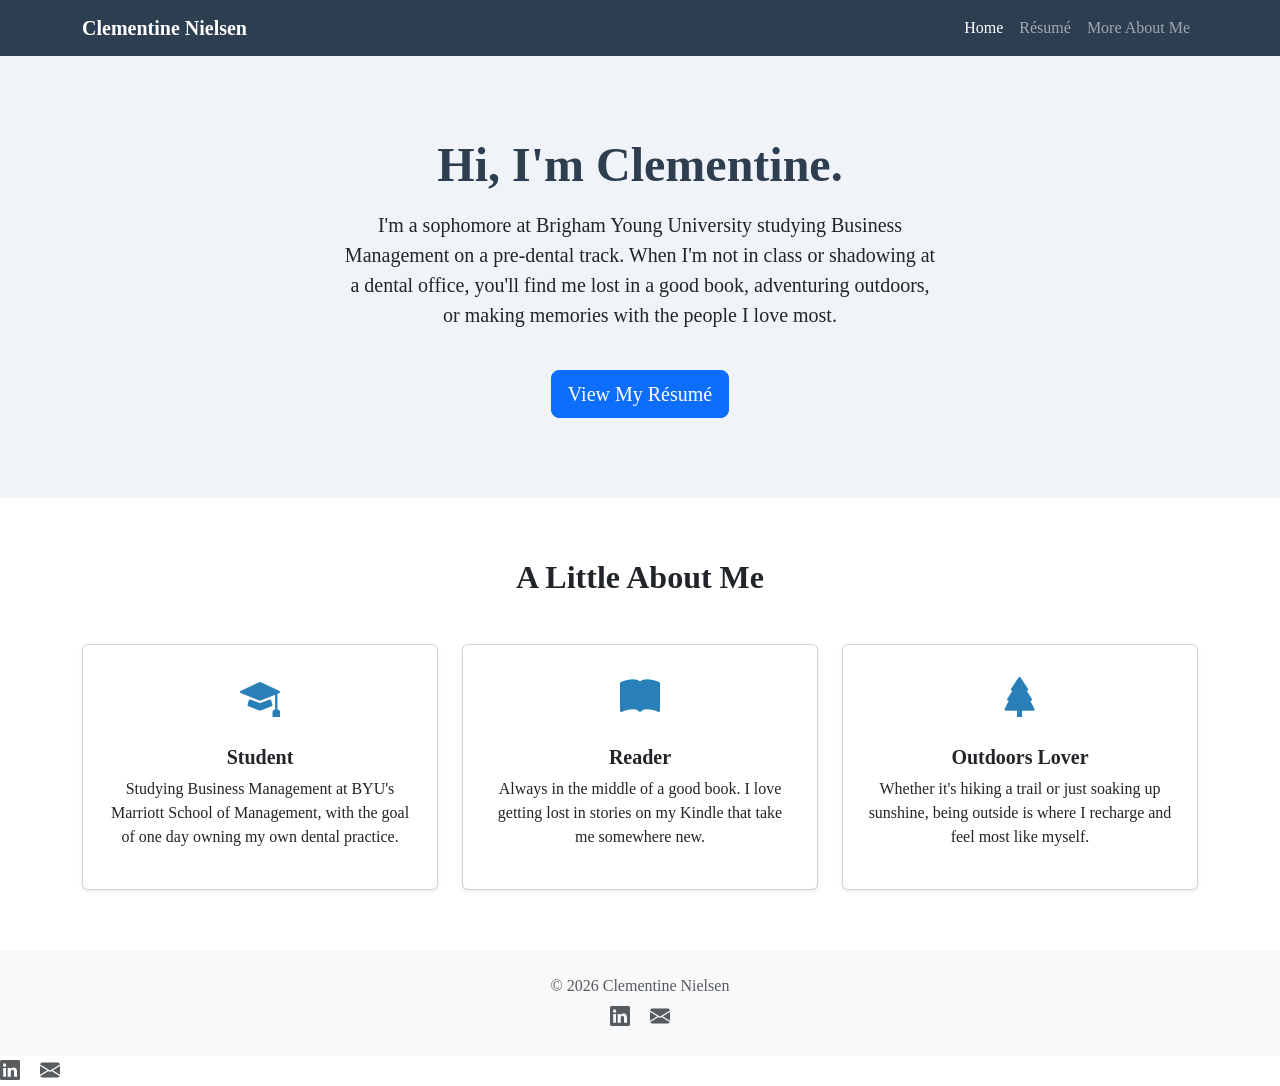
<file: index.html>
<!DOCTYPE html>
<html lang="en">
<head>
  <meta charset="UTF-8" />
  <meta name="viewport" content="width=device-width, initial-scale=1.0"/>
  <title>Clementine Nielsen</title>
  <link rel="stylesheet" href="https://cdn.jsdelivr.net/npm/bootstrap@5.3.0/dist/css/bootstrap.min.css"/>
  <link rel="stylesheet" href="https://cdn.jsdelivr.net/npm/bootstrap-icons@1.10.5/font/bootstrap-icons.css"/>
  <link rel="stylesheet" href="styles.css"/>
</head>
<body>

  <!-- Navbar -->
  <nav class="navbar navbar-expand-lg navbar-dark">
    <div class="container">
      <a class="navbar-brand fw-bold" href="index.html">Clementine Nielsen</a>
      <button class="navbar-toggler" type="button" data-bs-toggle="collapse" data-bs-target="#navbarNav">
        <span class="navbar-toggler-icon"></span>
      </button>
      <div class="collapse navbar-collapse" id="navbarNav">
        <ul class="navbar-nav ms-auto">
          <li class="nav-item"><a class="nav-link active" href="index.html">Home</a></li>
          <li class="nav-item"><a class="nav-link" href="resume.html">Résumé</a></li>
          <li class="nav-item"><a class="nav-link" href="scratch.html">More About Me</a></li>
        </ul>
      </div>
    </div>
  </nav>

  <!-- Hero -->
  <section class="hero-section">
    <div class="container">
      <h1 class="fw-bold">Hi, I'm Clementine.</h1>
      <p class="lead mt-3 mx-auto" style="max-width: 600px;">
        I'm a sophomore at Brigham Young University studying Business Management 
        on a pre-dental track. When I'm not in class or shadowing at a dental office, 
        you'll find me lost in a good book, adventuring outdoors, or making memories 
        with the people I love most.
      </p>
      <a href="resume.html" class="btn btn-primary btn-lg mt-4">View My Résumé</a>
    </div>
  </section>

  <!-- About Cards -->
  <section class="section-padding bg-white">
    <div class="container">
      <h2 class="text-center fw-bold mb-5">A Little About Me</h2>
      <div class="row g-4 text-center">

        <div class="col-md-4">
          <div class="card h-100 shadow-sm p-4">
            <i class="bi bi-mortarboard-fill fs-1 accent-color mb-3"></i>
            <h5 class="fw-bold">Student</h5>
            <p>Studying Business Management at BYU's Marriott School of Management, with the goal of one day owning my own dental practice.</p>
          </div>
        </div>

        <div class="col-md-4">
          <div class="card h-100 shadow-sm p-4">
            <i class="bi bi-book-fill fs-1 accent-color mb-3"></i>
            <h5 class="fw-bold">Reader</h5>
            <p>Always in the middle of a good book. I love getting lost in stories on my Kindle that take me somewhere new. </p>
          </div>
        </div>

        <div class="col-md-4">
          <div class="card h-100 shadow-sm p-4">
            <i class="bi bi-tree-fill fs-1 accent-color mb-3"></i>
            <h5 class="fw-bold">Outdoors Lover</h5>
            <p>Whether it's hiking a trail or just soaking up sunshine, being outside is where I recharge and feel most like myself.</p>
          </div>
        </div>

      </div>
    </div>
  </section>

  <!-- Footer -->
  <footer class="text-center py-4 text-muted" style="background-color: #f8f9fa;">
    <p class="mb-1">&copy; 2026 Clementine Nielsen</p>
    <a href="www.linkedin.com/in/clementine-nielsen-78513a417
" class="text-muted me-3"><i class="bi bi-linkedin fs-5"></i></a>
    <a href="mailto:clem07@byu.edu" class="text-muted"><i class="bi bi-envelope-fill fs-5"></i></a>
  </footer>

  <script src="https://cdn.jsdelivr.net/npm/bootstrap@5.3.0/dist/js/bootstrap.bundle.min.js"></script>
  <a href="www.linkedin.com/in/clementine-nielsen-78513a417" class="text-muted me-3"><i class="bi bi-linkedin fs-5"></i></a>
<a href="mailto:clem07@byu.edu" class="text-muted"><i class="bi bi-envelope-fill fs-5"></i></a>
</body>
</html>
</file>
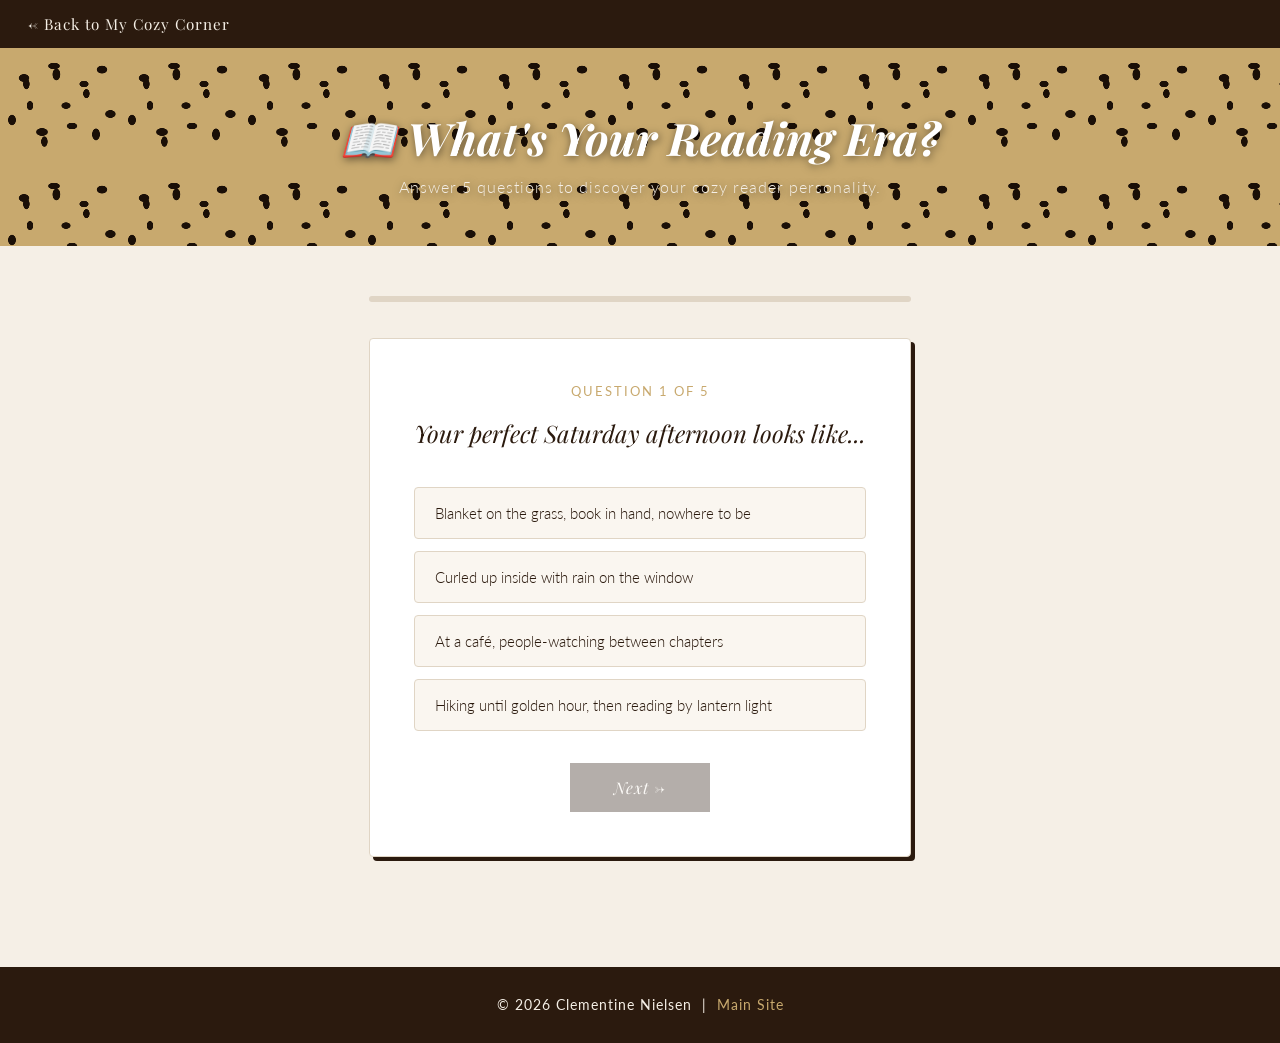
<file: app.html>
<!DOCTYPE html>
<html lang="en">
<head>
  <meta charset="UTF-8" />
  <meta name="viewport" content="width=device-width, initial-scale=1.0"/>
  <title>What's Your Reading Era?</title>
  <style>
    @import url('https://fonts.googleapis.com/css2?family=Playfair+Display:ital,wght@0,400;0,700;1,400&family=Lato:wght@300;400&display=swap');

    * { box-sizing: border-box; margin: 0; padding: 0; }

    body {
      font-family: 'Lato', sans-serif;
      background-color: #f5efe6;
      color: #2b1a0e;
      min-height: 100vh;
      display: flex;
      flex-direction: column;
    }

    nav {
      background-color: #2b1a0e;
      padding: 14px 28px;
    }

    nav a {
      color: #f5efe6;
      text-decoration: none;
      font-family: 'Playfair Display', serif;
      font-size: 0.95rem;
      letter-spacing: 1px;
    }

    nav a:hover { color: #c8a96e; }

    .hero {
      background-color: #c8a96e;
      background-image:
        radial-gradient(ellipse 8px 6px at 20% 25%, #1a0f07 60%, transparent 70%),
        radial-gradient(ellipse 5px 8px at 22% 30%, #1a0f07 60%, transparent 70%),
        radial-gradient(ellipse 9px 5px at 45% 15%, #1a0f07 60%, transparent 70%),
        radial-gradient(ellipse 6px 9px at 47% 22%, #1a0f07 60%, transparent 70%),
        radial-gradient(ellipse 7px 5px at 70% 30%, #1a0f07 60%, transparent 70%),
        radial-gradient(ellipse 5px 7px at 72% 38%, #1a0f07 60%, transparent 70%),
        radial-gradient(ellipse 8px 6px at 85% 18%, #1a0f07 60%, transparent 70%),
        radial-gradient(ellipse 6px 8px at 10% 60%, #1a0f07 60%, transparent 70%),
        radial-gradient(ellipse 9px 6px at 35% 70%, #1a0f07 60%, transparent 70%),
        radial-gradient(ellipse 5px 8px at 37% 78%, #1a0f07 60%, transparent 70%),
        radial-gradient(ellipse 8px 5px at 60% 65%, #1a0f07 60%, transparent 70%),
        radial-gradient(ellipse 6px 9px at 80% 72%, #1a0f07 60%, transparent 70%),
        radial-gradient(ellipse 7px 5px at 55% 48%, #1a0f07 60%, transparent 70%),
        radial-gradient(ellipse 5px 7px at 25% 48%, #1a0f07 60%, transparent 70%),
        radial-gradient(ellipse 8px 6px at 92% 55%, #1a0f07 60%, transparent 70%);
      background-size: 120px 120px;
      text-align: center;
      padding: 60px 20px 50px;
      color: #fff;
      text-shadow: 1px 2px 8px rgba(0,0,0,0.5);
    }

    .hero h1 {
      font-family: 'Playfair Display', serif;
      font-style: italic;
      font-size: 2.8rem;
      margin-bottom: 10px;
    }

    .hero p {
      font-size: 1rem;
      font-weight: 300;
      letter-spacing: 1px;
      color: #f5efe6;
    }

    .quiz-container {
      max-width: 700px;
      margin: 50px auto;
      padding: 0 24px;
      flex: 1;
    }

    .progress-bar-wrap {
      background-color: #e0d5c5;
      border-radius: 20px;
      height: 6px;
      margin-bottom: 36px;
      overflow: hidden;
    }

    .progress-bar-fill {
      background-color: #2b1a0e;
      height: 100%;
      border-radius: 20px;
      transition: width 0.4s ease;
    }

    .question-card {
      background: #fff;
      border-radius: 4px;
      padding: 44px;
      box-shadow: 4px 4px 0px #2b1a0e;
      text-align: center;
      border: 1px solid #e0d5c5;
    }

    .question-number {
      font-size: 0.8rem;
      color: #c8a96e;
      text-transform: uppercase;
      letter-spacing: 2px;
      margin-bottom: 16px;
      font-family: 'Lato', sans-serif;
    }

    .question-text {
      font-family: 'Playfair Display', serif;
      font-size: 1.5rem;
      font-style: italic;
      color: #2b1a0e;
      margin-bottom: 36px;
      line-height: 1.5;
    }

    .answers {
      display: flex;
      flex-direction: column;
      gap: 12px;
    }

    .answer-btn {
      background-color: #faf6f0;
      border: 1.5px solid #e0d5c5;
      border-radius: 4px;
      padding: 16px 20px;
      font-family: 'Lato', sans-serif;
      font-size: 0.95rem;
      color: #2b1a0e;
      cursor: pointer;
      transition: all 0.2s;
      text-align: left;
      font-weight: 300;
    }

    .answer-btn:hover {
      background-color: #f5efe6;
      border-color: #c8a96e;
    }

    .answer-btn.selected {
      background-color: #2b1a0e;
      border-color: #2b1a0e;
      color: #f5efe6;
    }

    .next-btn {
      display: block;
      margin: 32px auto 0;
      background-color: #2b1a0e;
      color: #f5efe6;
      border: none;
      padding: 14px 44px;
      font-family: 'Playfair Display', serif;
      font-style: italic;
      font-size: 1rem;
      cursor: pointer;
      transition: background-color 0.3s;
      opacity: 0.35;
      pointer-events: none;
      letter-spacing: 1px;
    }

    .next-btn.active {
      opacity: 1;
      pointer-events: auto;
    }

    .next-btn:hover { background-color: #c8a96e; color: #2b1a0e; }

    .result-card {
      background: #fff;
      border-radius: 4px;
      padding: 50px 44px;
      box-shadow: 4px 4px 0px #2b1a0e;
      text-align: center;
      display: none;
      border: 1px solid #e0d5c5;
    }

    .result-emoji { font-size: 4rem; margin-bottom: 16px; }

    .result-title {
      font-family: 'Playfair Display', serif;
      font-style: italic;
      font-size: 2.2rem;
      color: #2b1a0e;
      margin-bottom: 16px;
    }

    .result-desc {
      font-size: 1rem;
      color: #7a5c3e;
      line-height: 1.9;
      margin-bottom: 30px;
      font-weight: 300;
    }

    .result-books {
      background-color: #f5efe6;
      border-left: 3px solid #c8a96e;
      padding: 20px 24px;
      text-align: left;
      margin-bottom: 32px;
    }

    .result-books h3 {
      font-family: 'Playfair Display', serif;
      font-size: 0.85rem;
      color: #2b1a0e;
      margin-bottom: 12px;
      text-transform: uppercase;
      letter-spacing: 2px;
    }

    .result-books ul {
      padding-left: 20px;
      color: #4a3728;
      line-height: 2.2;
      font-weight: 300;
    }

    .retake-btn {
      background-color: #2b1a0e;
      color: #f5efe6;
      border: none;
      padding: 14px 44px;
      font-family: 'Playfair Display', serif;
      font-style: italic;
      font-size: 1rem;
      cursor: pointer;
      transition: all 0.3s;
      letter-spacing: 1px;
    }

    .retake-btn:hover { background-color: #c8a96e; color: #2b1a0e; }

    footer {
      text-align: center;
      padding: 30px;
      background-color: #2b1a0e;
      color: #f5efe6;
      font-size: 0.85rem;
      letter-spacing: 1px;
      margin-top: 60px;
    }

    footer a { color: #c8a96e; text-decoration: none; }
    footer a:hover { text-decoration: underline; }
  </style>
</head>
<body>

  <nav>
    <a href="scratch.html">← Back to My Cozy Corner</a>
  </nav>

  <div class="hero">
    <h1>📖 What's Your Reading Era?</h1>
    <p>Answer 5 questions to discover your cozy reader personality.</p>
  </div>

  <div class="quiz-container">

    <div class="progress-bar-wrap">
      <div class="progress-bar-fill" id="progressBar" style="width: 0%"></div>
    </div>

    <div class="question-card" id="questionCard">
      <div class="question-number" id="questionNumber">Question 1 of 5</div>
      <div class="question-text" id="questionText"></div>
      <div class="answers" id="answersContainer"></div>
      <button class="next-btn" id="nextBtn" onclick="nextQuestion()">Next →</button>
    </div>

    <div class="result-card" id="resultCard">
      <div class="result-emoji" id="resultEmoji"></div>
      <div class="result-title" id="resultTitle"></div>
      <div class="result-desc" id="resultDesc"></div>
      <div class="result-books">
        <h3>Books You'll Love</h3>
        <ul id="resultBooks"></ul>
      </div>
      <button class="retake-btn" onclick="restartQuiz()">Retake the Quiz</button>
    </div>

  </div>

  <footer>
    <p>&copy; 2026 Clementine Nielsen &nbsp;|&nbsp; <a href="index.html">Main Site</a></p>
  </footer>

  <script>
    const questions = [
      {
        text: "Your perfect Saturday afternoon looks like...",
        answers: [
          { text: "Blanket on the grass, book in hand, nowhere to be", type: "outdoor" },
          { text: "Curled up inside with rain on the window", type: "cozy" },
          { text: "At a café, people-watching between chapters", type: "social" },
          { text: "Hiking until golden hour, then reading by lantern light", type: "adventure" }
        ]
      },
      {
        text: "Which book cover catches your eye first?",
        answers: [
          { text: "Watercolor florals and soft pastel lettering", type: "cozy" },
          { text: "A misty forest path disappearing into the unknown", type: "adventure" },
          { text: "A worn, vintage cover with gilded edges", type: "classic" },
          { text: "A sun-drenched meadow with a tiny figure reading alone", type: "outdoor" }
        ]
      },
      {
        text: "Your ideal reading snack is...",
        answers: [
          { text: "Fresh fruit and something light — I'm reading outside!", type: "outdoor" },
          { text: "Whatever's nearby — I forgot to eat", type: "classic" },
          { text: "A warm drink and something homemade", type: "cozy" },
          { text: "Trail mix — I might be on an actual trail", type: "adventure" }
        ]
      },
      {
        text: "When a book ends, you...",
        answers: [
          { text: "Sit quietly and let it wash over you", type: "classic" },
          { text: "Text someone immediately to talk about it", type: "social" },
          { text: "Go for a walk to process your feelings", type: "outdoor" },
          { text: "Start the next one within minutes", type: "adventure" }
        ]
      },
      {
        text: "Your reading playlist is...",
        answers: [
          { text: "Birds, wind, distant water — pure nature sounds", type: "outdoor" },
          { text: "Soft instrumental or lo-fi beats", type: "cozy" },
          { text: "Complete silence — nothing else exists", type: "classic" },
          { text: "Upbeat folk or indie — keeps the energy going", type: "adventure" }
        ]
      }
    ];

    const results = {
      outdoor: {
        emoji: "🌿",
        title: "The Sunshine Reader",
        desc: "You believe books were made to be read outside. A patch of grass, a warm breeze, and a great story — that's your perfect world. You read slowly and intentionally, noticing the world around you as much as the pages in front of you.",
        books: ["A Walk in the Woods – Bill Bryson", "The Hidden Life of Trees – Peter Wohlleben", "Braiding Sweetgrass – Robin Wall Kimmerer", "Wild – Cheryl Strayed"]
      },
      cozy: {
        emoji: "🕯️",
        title: "The Cozy Homebody",
        desc: "Soft lighting, a warm blanket, and a story that wraps around you like a hug — that's your reading sweet spot. You're loyal to your favorite authors and you're not afraid to reread a beloved book on a rainy day.",
        books: ["The House in the Cerulean Sea – TJ Klune", "Legends & Lattes – Travis Baldree", "Beach Read – Emily Henry", "The Midnight Library – Matt Haig"]
      },
      adventure: {
        emoji: "🏔️",
        title: "The Adventurous Bookworm",
        desc: "You read the way you live — fast, curious, and always chasing what's next. You love books that take you somewhere completely new, and you're never without a current read (or three). Every trail leads to a story.",
        books: ["Into the Wild – Jon Krakauer", "The Alchemist – Paulo Coelho", "The Hobbit – J.R.R. Tolkien", "Educated – Tara Westover"]
      },
      classic: {
        emoji: "📚",
        title: "The Literary Soul",
        desc: "You read deeply and think even more deeply. You underline passages, dog-ear pages, and quote books in conversation without even realizing it. For you, reading isn't a hobby — it's how you make sense of the world.",
        books: ["Pride and Prejudice – Jane Austen", "To Kill a Mockingbird – Harper Lee", "The Secret History – Donna Tartt", "A Little Life – Hanya Yanagihara"]
      },
      social: {
        emoji: "☕",
        title: "The Book Club Darling",
        desc: "Reading is better shared. You love discovering what a story means to someone else, and your recommendations are always spot-on. You're the friend everyone texts when they need their next great read.",
        books: ["The Seven Husbands of Evelyn Hugo – Taylor Jenkins Reid", "Daisy Jones & The Six – Taylor Jenkins Reid", "Normal People – Sally Rooney", "Hello Beautiful – Ann Napolitano"]
      }
    };

    let currentQuestion = 0;
    let scores = { outdoor: 0, cozy: 0, adventure: 0, classic: 0, social: 0 };
    let selectedAnswer = null;

    function loadQuestion() {
      const q = questions[currentQuestion];
      document.getElementById('questionNumber').textContent = `Question ${currentQuestion + 1} of ${questions.length}`;
      document.getElementById('questionText').textContent = q.text;
      document.getElementById('progressBar').style.width = `${(currentQuestion / questions.length) * 100}%`;

      const container = document.getElementById('answersContainer');
      container.innerHTML = '';
      selectedAnswer = null;
      document.getElementById('nextBtn').classList.remove('active');

      q.answers.forEach((answer) => {
        const btn = document.createElement('button');
        btn.className = 'answer-btn';
        btn.textContent = answer.text;
        btn.onclick = () => selectAnswer(btn, answer.type);
        container.appendChild(btn);
      });

      const nextBtn = document.getElementById('nextBtn');
      nextBtn.textContent = currentQuestion === questions.length - 1 ? 'See My Result ✨' : 'Next →';
    }

    function selectAnswer(btn, type) {
      document.querySelectorAll('.answer-btn').forEach(b => b.classList.remove('selected'));
      btn.classList.add('selected');
      selectedAnswer = type;
      document.getElementById('nextBtn').classList.add('active');
    }

    function nextQuestion() {
      if (!selectedAnswer) return;
      scores[selectedAnswer]++;
      currentQuestion++;
      if (currentQuestion >= questions.length) {
        showResult();
      } else {
        loadQuestion();
      }
    }

    function showResult() {
      document.getElementById('progressBar').style.width = '100%';
      document.getElementById('questionCard').style.display = 'none';

      const topType = Object.entries(scores).sort((a, b) => b[1] - a[1])[0][0];
      const result = results[topType];

      document.getElementById('resultEmoji').textContent = result.emoji;
      document.getElementById('resultTitle').textContent = result.title;
      document.getElementById('resultDesc').textContent = result.desc;

      const booksList = document.getElementById('resultBooks');
      booksList.innerHTML = '';
      result.books.forEach(book => {
        const li = document.createElement('li');
        li.textContent = book;
        booksList.appendChild(li);
      });

      document.getElementById('resultCard').style.display = 'block';
    }

    function restartQuiz() {
      currentQuestion = 0;
      scores = { outdoor: 0, cozy: 0, adventure: 0, classic: 0, social: 0 };
      selectedAnswer = null;
      document.getElementById('resultCard').style.display = 'none';
      document.getElementById('questionCard').style.display = 'block';
      loadQuestion();
    }

    loadQuestion();
  </script>

</body>
</html>
</file>
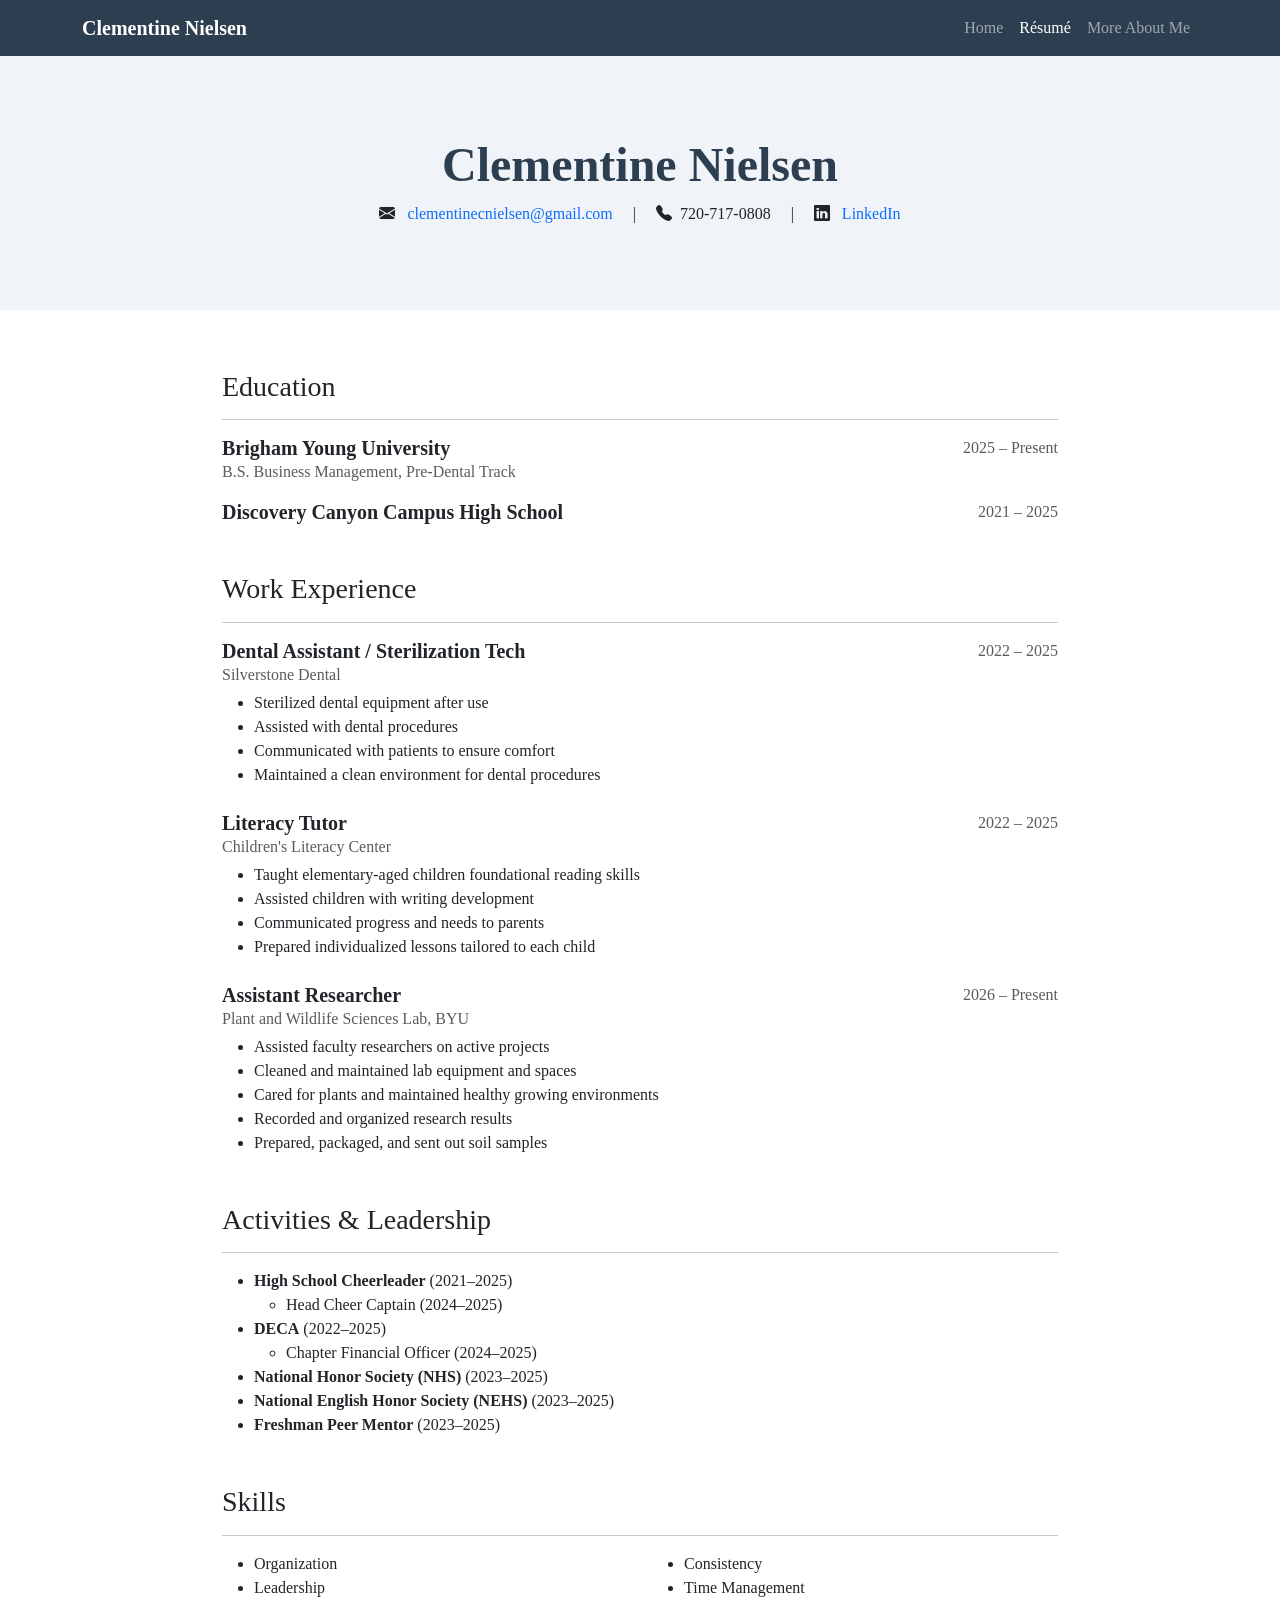
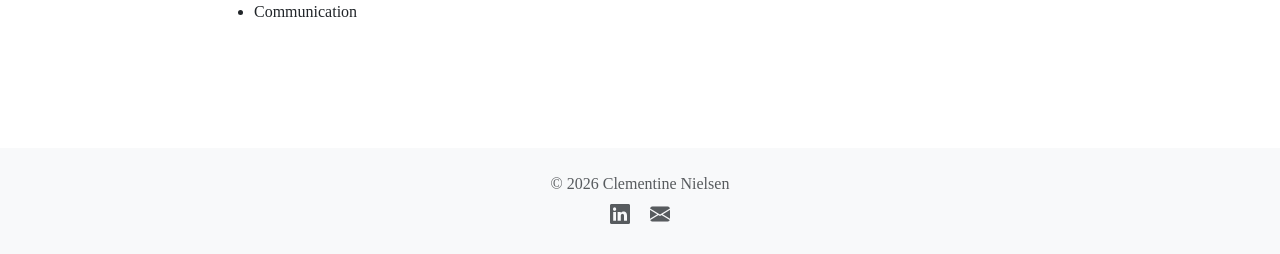
<file: resume.html>
<!DOCTYPE html>
<html lang="en">
<head>
  <meta charset="UTF-8" />
  <meta name="viewport" content="width=device-width, initial-scale=1.0"/>
  <title>Résumé – Clementine Nielsen</title>
  <link rel="stylesheet" href="https://cdn.jsdelivr.net/npm/bootstrap@5.3.0/dist/css/bootstrap.min.css"/>
  <link rel="stylesheet" href="https://cdn.jsdelivr.net/npm/bootstrap-icons@1.10.5/font/bootstrap-icons.css"/>
  <link rel="stylesheet" href="styles.css"/>
</head>
<body>

  <!-- Navbar -->
  <nav class="navbar navbar-expand-lg navbar-dark">
    <div class="container">
      <a class="navbar-brand fw-bold" href="index.html">Clementine Nielsen</a>
      <button class="navbar-toggler" type="button" data-bs-toggle="collapse" data-bs-target="#navbarNav">
        <span class="navbar-toggler-icon"></span>
      </button>
      <div class="collapse navbar-collapse" id="navbarNav">
        <ul class="navbar-nav ms-auto">
          <li class="nav-item"><a class="nav-link" href="index.html">Home</a></li>
          <li class="nav-item"><a class="nav-link active" href="resume.html">Résumé</a></li>
          <li class="nav-item"><a class="nav-link" href="scratch.html">More About Me</a></li>
        </ul>
      </div>
    </div>
  </nav>

  <!-- Resume Header -->
  <section class="hero-section">
    <div class="container">
      <h1 class="fw-bold">Clementine Nielsen</h1>
      <p class="mb-1">
        <i class="bi bi-envelope-fill me-2"></i>
        <a href="mailto:clementinecnielsen@gmail.com" class="text-decoration-none">clementinecnielsen@gmail.com</a>
        <span class="mx-3">|</span>
        <i class="bi bi-telephone-fill me-2"></i>720-717-0808
        <span class="mx-3">|</span>
        <i class="bi bi-linkedin me-2"></i>
        <a href="https://www.linkedin.com/in/clementine-nielsen-78513a417/" class="text-decoration-none" target="_blank">LinkedIn</a>
      </p>
    </div>
  </section>

  <!-- Resume Body -->
  <section class="section-padding">
    <div class="container" style="max-width: 860px;">

      <!-- Education -->
      <div class="resume-section mb-5">
        <h3 class="resume-heading">Education</h3>
        <hr class="resume-divider"/>

        <div class="row mb-3">
          <div class="col-9">
            <h5 class="fw-bold mb-0">Brigham Young University</h5>
            <p class="text-muted mb-0">B.S. Business Management, Pre-Dental Track</p>
          </div>
          <div class="col-3 text-end text-muted">2025 – Present</div>
        </div>

        <div class="row">
          <div class="col-9">
            <h5 class="fw-bold mb-0">Discovery Canyon Campus High School</h5>
          </div>
          <div class="col-3 text-end text-muted">2021 – 2025</div>
        </div>
      </div>

      <!-- Work Experience -->
      <div class="resume-section mb-5">
        <h3 class="resume-heading">Work Experience</h3>
        <hr class="resume-divider"/>

        <div class="mb-4">
          <div class="row">
            <div class="col-9">
              <h5 class="fw-bold mb-0">Dental Assistant / Sterilization Tech</h5>
              <p class="text-muted mb-1">Silverstone Dental</p>
            </div>
            <div class="col-3 text-end text-muted">2022 – 2025</div>
          </div>
          <ul>
            <li>Sterilized dental equipment after use</li>
            <li>Assisted with dental procedures</li>
            <li>Communicated with patients to ensure comfort</li>
            <li>Maintained a clean environment for dental procedures</li>
          </ul>
        </div>

        <div class="mb-4">
          <div class="row">
            <div class="col-9">
              <h5 class="fw-bold mb-0">Literacy Tutor</h5>
              <p class="text-muted mb-1">Children's Literacy Center</p>
            </div>
            <div class="col-3 text-end text-muted">2022 – 2025</div>
          </div>
          <ul>
            <li>Taught elementary-aged children foundational reading skills</li>
            <li>Assisted children with writing development</li>
            <li>Communicated progress and needs to parents</li>
            <li>Prepared individualized lessons tailored to each child</li>
          </ul>
        </div>

        <div class="mb-4">
          <div class="row">
            <div class="col-9">
              <h5 class="fw-bold mb-0">Assistant Researcher</h5>
              <p class="text-muted mb-1">Plant and Wildlife Sciences Lab, BYU</p>
            </div>
            <div class="col-3 text-end text-muted">2026 – Present</div>
          </div>
          <ul>
            <li>Assisted faculty researchers on active projects</li>
            <li>Cleaned and maintained lab equipment and spaces</li>
            <li>Cared for plants and maintained healthy growing environments</li>
            <li>Recorded and organized research results</li>
            <li>Prepared, packaged, and sent out soil samples</li>
          </ul>
        </div>
      </div>

      <!-- Activities -->
      <div class="resume-section mb-5">
        <h3 class="resume-heading">Activities & Leadership</h3>
        <hr class="resume-divider"/>
        <ul>
          <li>
            <strong>High School Cheerleader</strong> (2021–2025)
            <ul><li>Head Cheer Captain (2024–2025)</li></ul>
          </li>
          <li>
            <strong>DECA</strong> (2022–2025)
            <ul><li>Chapter Financial Officer (2024–2025)</li></ul>
          </li>
          <li>
            <strong>National Honor Society (NHS)</strong> (2023–2025)
          </li>
          <li>
            <strong>National English Honor Society (NEHS)</strong> (2023–2025)
          </li>
          <li>
            <strong>Freshman Peer Mentor</strong> (2023–2025)
          </li>
        </ul>
      </div>

      <!-- Skills -->
      <div class="resume-section mb-5">
        <h3 class="resume-heading">Skills</h3>
        <hr class="resume-divider"/>
        <div class="row">
          <div class="col-md-6">
            <ul>
              <li>Organization</li>
              <li>Leadership</li>
              <li>Communication</li>
            </ul>
          </div>
          <div class="col-md-6">
            <ul>
              <li>Consistency</li>
              <li>Time Management</li>
            </ul>
          </div>
        </div>
      </div>

    </div>
  </section>

  <!-- Footer -->
  <footer class="text-center py-4 text-muted" style="background-color: #f8f9fa;">
    <p class="mb-1">&copy; 2026 Clementine Nielsen</p>
    <a href="https://www.linkedin.com/in/clementine-nielsen-78513a417/" class="text-muted me-3"><i class="bi bi-linkedin fs-5"></i></a>
    <a href="mailto:clem07@byu.edu" class="text-muted"><i class="bi bi-envelope-fill fs-5"></i></a>
  </footer>

  <script src="https://cdn.jsdelivr.net/npm/bootstrap@5.3.0/dist/js/bootstrap.bundle.min.js"></script>
</body>
</html>
</file>
<file: styles.css>
/* Custom styles layered on top of Bootstrap */

body {
    font-family: 'Georgia', serif;
}

.navbar {
    background-color: #2c3e50 !important;
}

.hero-section {
    background-color: #f0f4f8;
    padding: 80px 0;
    text-align: center;
}

.hero-section h1 {
    font-size: 3rem;
    color: #2c3e50;
}

.accent-color {
    color: #2980b9;
}

.section-padding {
    padding: 60px 0;
}
</file>
